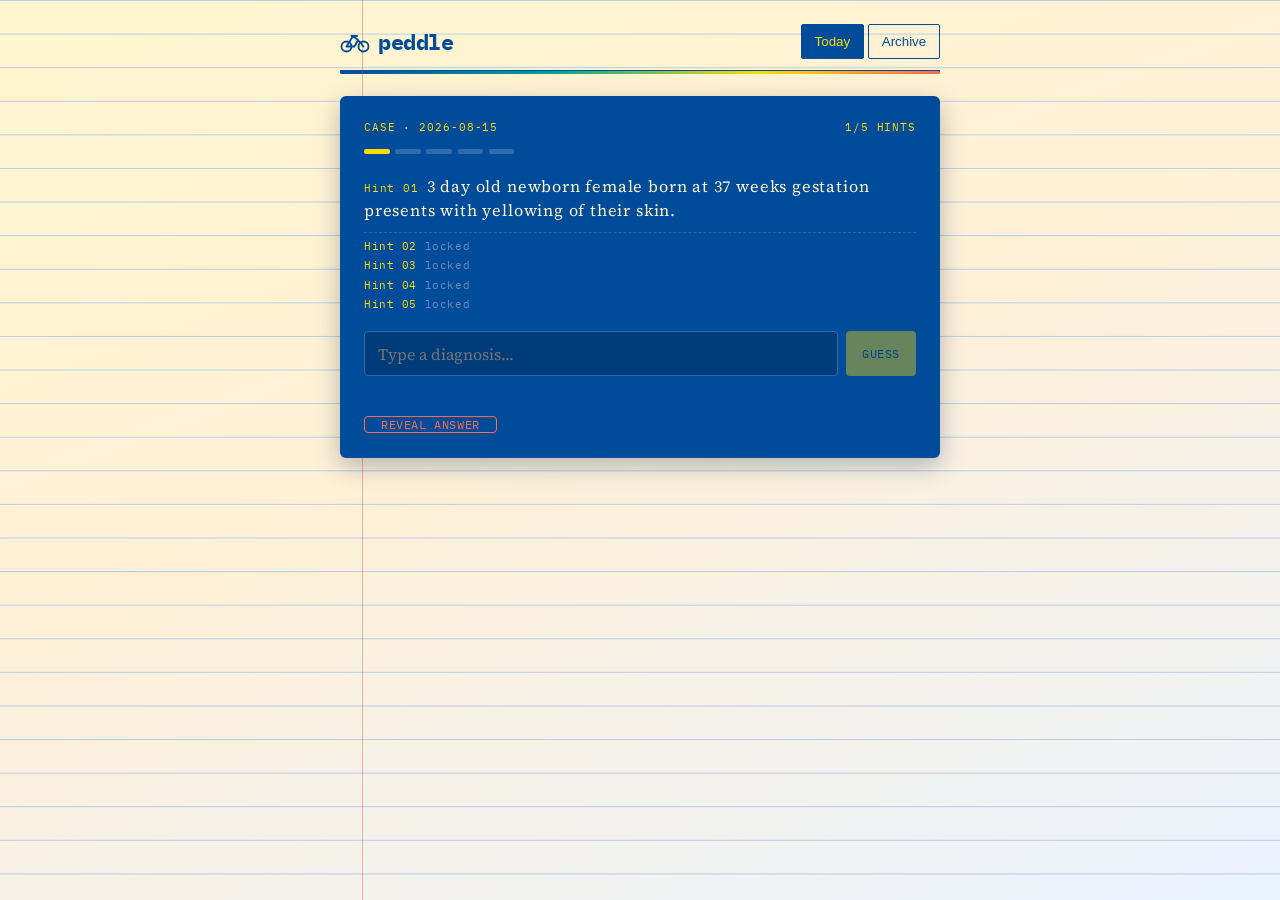
<file: Peddle/index.html>
<!DOCTYPE html>
<html lang="en">
<head>
<meta charset="UTF-8" />
<meta name="viewport" content="width=device-width, initial-scale=1.0" />
<title>Peddle — daily diagnosis</title>
<link rel="manifest" href="manifest.json">
<link rel="icon" href="icon.svg" type="image/svg+xml">
<link rel="apple-touch-icon" href="icon.svg">
<meta name="theme-color" content="#004C9B">
<link rel="preconnect" href="https://fonts.googleapis.com">
<link href="https://fonts.googleapis.com/css2?family=IBM+Plex+Mono:wght@400;500;700&family=Source+Serif+4:opsz,wght@8..60,400;8..60,600&display=swap" rel="stylesheet">
<link rel="stylesheet" href="style.css" />
</head>
<body>
  <div class="wrap">
    <header class="top">
      <div class="logo">
        <svg width="30" height="22" viewBox="0 0 30 22" fill="none" xmlns="http://www.w3.org/2000/svg" aria-hidden="true">
          <circle cx="6.5" cy="15.5" r="5" stroke="#004C9B" stroke-width="1.8"/>
          <circle cx="23.5" cy="15.5" r="5" stroke="#004C9B" stroke-width="1.8"/>
          <path d="M6.5 15.5L13 5H17M13 5L18 9M18 9L23.5 15.5M18 9L14.5 15.5H6.5" stroke="#004C9B" stroke-width="1.8" stroke-linejoin="round" stroke-linecap="round"/>
          <path d="M11.5 5H15" stroke="#004C9B" stroke-width="1.8" stroke-linecap="round"/>
        </svg>
        <h1>peddle</h1>
      </div>
      <nav class="tabs">
        <button data-view="today" class="active">Today</button>
        <button data-view="archive">Archive</button>
      </nav>
    </header>
    <div id="root"></div>
  </div>

  <script src="puzzles.js"></script>
  <script src="diagnoses.js"></script>
  <script src="app.js"></script>
</body>
</html>
</file>
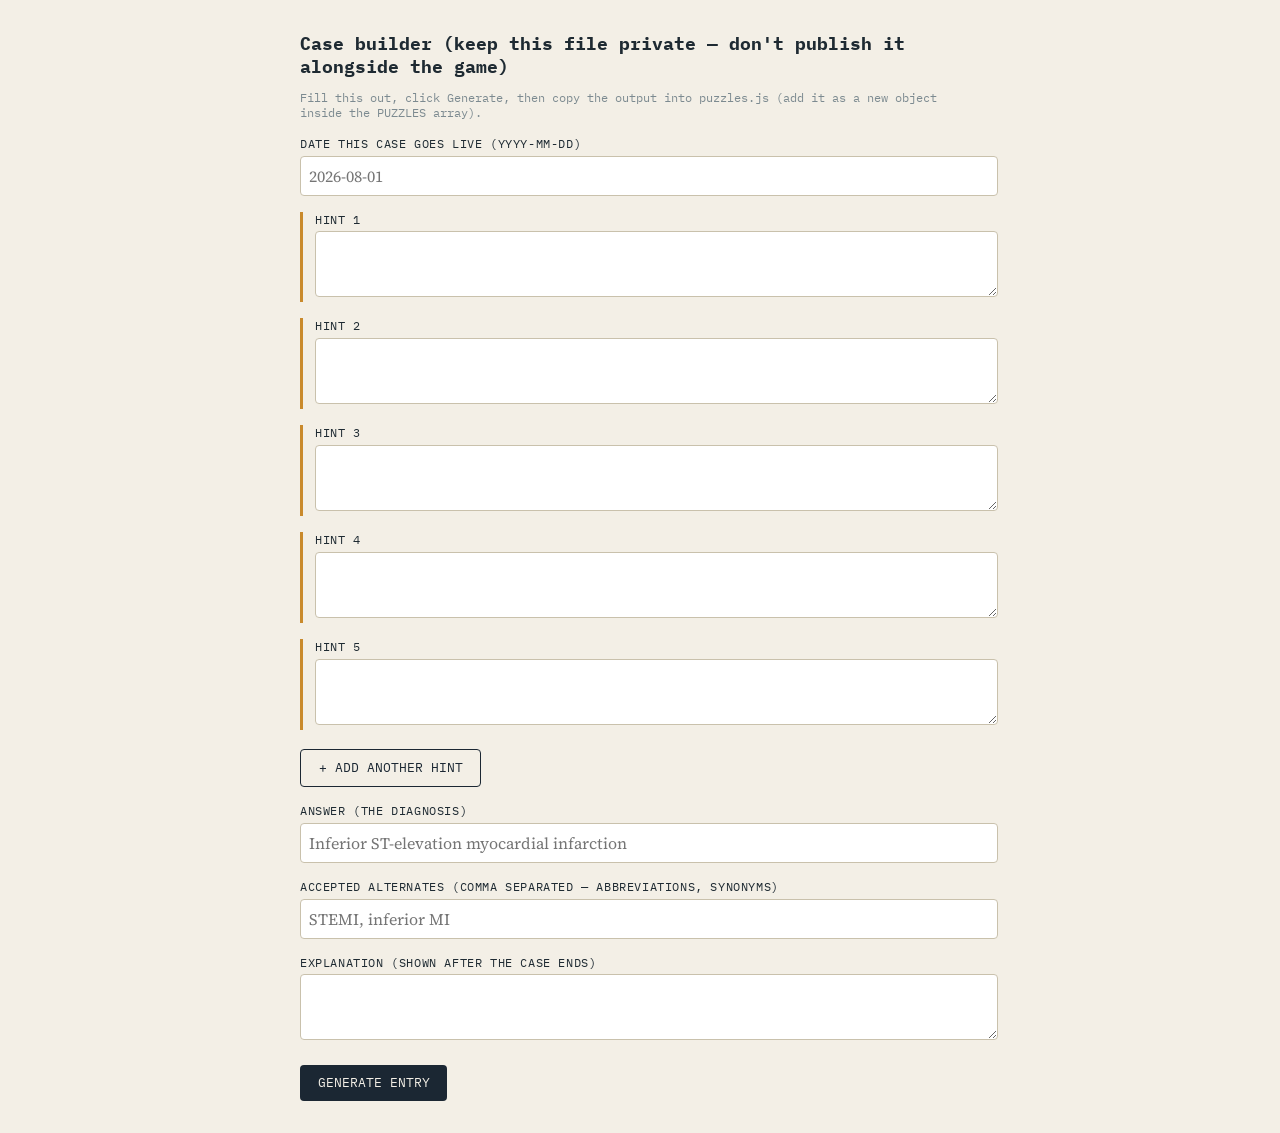
<file: Peddle/admin.html>
<!DOCTYPE html>
<html lang="en">
<head>
<meta charset="UTF-8" />
<title>Peddle — case builder (private)</title>
<link href="https://fonts.googleapis.com/css2?family=IBM+Plex+Mono:wght@400;500;700&family=Source+Serif+4&display=swap" rel="stylesheet">
<style>
  body { font-family: "Source Serif 4", Georgia, serif; background:#F3EFE6; color:#1E2A32; max-width:680px; margin:2rem auto; padding:0 1rem; }
  h1 { font-family:"IBM Plex Mono",monospace; font-size:1.1rem; }
  label { display:block; font-family:"IBM Plex Mono",monospace; font-size:0.75rem; text-transform:uppercase; letter-spacing:0.05em; margin:1rem 0 0.3rem; }
  input, textarea { width:100%; padding:0.5rem; font-family:"Source Serif 4",Georgia,serif; font-size:1rem; border:1px solid #C9C1AC; border-radius:4px; background:#fff; }
  textarea { min-height:3rem; resize:vertical; }
  .hint-block { border-left:3px solid #C98A2C; padding-left:0.75rem; margin-top:0.5rem; }
  button { margin-top:1.2rem; font-family:"IBM Plex Mono",monospace; text-transform:uppercase; font-size:0.8rem; background:#1B2733; color:#F3EFE6; border:none; padding:0.6rem 1.1rem; border-radius:4px; cursor:pointer; }
  #output { margin-top:1.5rem; white-space:pre-wrap; background:#1B2733; color:#EDEAE0; padding:1rem; border-radius:6px; font-family:"IBM Plex Mono",monospace; font-size:0.8rem; }
  .note { font-family:"IBM Plex Mono",monospace; font-size:0.75rem; color:#7C8A90; margin-top:0.5rem; }
</style>
</head>
<body>
  <h1>Case builder (keep this file private — don't publish it alongside the game)</h1>
  <p class="note">Fill this out, click Generate, then copy the output into puzzles.js (add it as a new object inside the PUZZLES array).</p>

  <label>Date this case goes live (YYYY-MM-DD)</label>
  <input id="date" placeholder="2026-08-01" />

  <div id="hints">
    <div class="hint-block"><label>Hint 1</label><textarea class="hint"></textarea></div>
    <div class="hint-block"><label>Hint 2</label><textarea class="hint"></textarea></div>
    <div class="hint-block"><label>Hint 3</label><textarea class="hint"></textarea></div>
    <div class="hint-block"><label>Hint 4</label><textarea class="hint"></textarea></div>
    <div class="hint-block"><label>Hint 5</label><textarea class="hint"></textarea></div>
  </div>
  <button id="addHint" type="button" style="background:none;color:#1B2733;border:1px solid #1B2733;">+ Add another hint</button>

  <label>Answer (the diagnosis)</label>
  <input id="answer" placeholder="Inferior ST-elevation myocardial infarction" />

  <label>Accepted alternates (comma separated — abbreviations, synonyms)</label>
  <input id="accepted" placeholder="STEMI, inferior MI" />

  <label>Explanation (shown after the case ends)</label>
  <textarea id="explanation"></textarea>

  <br/>
  <button id="generate" type="button">Generate entry</button>

  <div id="output" style="display:none;"></div>

  <script>
    document.getElementById("addHint").addEventListener("click", () => {
      const container = document.getElementById("hints");
      const n = container.children.length + 1;
      const div = document.createElement("div");
      div.className = "hint-block";
      div.innerHTML = `<label>Hint ${n}</label><textarea class="hint"></textarea>`;
      container.appendChild(div);
    });

    function jsString(s) {
      return JSON.stringify(s || "");
    }

    document.getElementById("generate").addEventListener("click", () => {
      const date = document.getElementById("date").value.trim();
      const hints = [...document.querySelectorAll(".hint")].map(t => t.value.trim()).filter(Boolean);
      const answer = document.getElementById("answer").value.trim();
      const accepted = document.getElementById("accepted").value.split(",").map(s => s.trim()).filter(Boolean);
      const explanation = document.getElementById("explanation").value.trim();

      if (!date || !hints.length || !answer) {
        alert("Date, at least one hint, and an answer are required.");
        return;
      }

      const entry = `  {
    id: ${jsString(date)},
    date: ${jsString(date)},
    hints: [
${hints.map(h => "      " + jsString(h)).join(",\n")}
    ],
    answer: ${jsString(answer)},
    accepted: [${accepted.map(jsString).join(", ")}],
    explanation: ${jsString(explanation)}
  },`;

      const out = document.getElementById("output");
      out.style.display = "block";
      out.textContent = entry;
    });
  </script>
</body>
</html>
</file>
<file: Peddle/style.css>
:root {
  --paper: #FFF6CE;
  --paper-line: #B9CCE8;
  --margin-line: #C0392B;
  --ink: #002D5C;
  --blue: #004C9B;
  --blue-deep: #003569;
  --blue-input: #003B7A;
  --gold: #FFDC00;
  --teal: #00A19A;
  --coral: #FF6B4A;
  --correct: #2E8B63;
  --incorrect: #C0392B;
  --muted: #7C96BE;
  --cream: #FFF6CE;
  font-size: 16px;
}

* { box-sizing: border-box; -webkit-tap-highlight-color: transparent; }

html, body {
  margin: 0;
  padding: 0;
  background:
    linear-gradient(var(--paper-line) 1px, transparent 1px),
    linear-gradient(160deg, #FFF6CE 0%, #FFF0D6 45%, #EAF3FF 100%);
  background-size: 100% 2.1rem, 100% 100%;
  background-attachment: fixed, fixed;
  color: var(--ink);
  font-family: "Source Serif 4", Georgia, "Times New Roman", serif;
  min-height: 100vh;
}

body { display: flex; flex-direction: column; align-items: center; position: relative; }

/* legal-pad margin rule */
body::before {
  content: "";
  position: fixed;
  top: 0;
  bottom: 0;
  left: calc(50% - 320px + 2.6rem);
  width: 1px;
  background: var(--margin-line);
  opacity: 0.35;
  z-index: 0;
}

.wrap {
  width: 100%;
  max-width: 640px;
  padding: 1.5rem 1.25rem 4rem;
  position: relative;
  z-index: 1;
}

/* header */
header.top {
  display: flex;
  align-items: center;
  justify-content: space-between;
  flex-wrap: wrap;
  gap: 0.6rem;
  margin-bottom: 1.5rem;
  padding-bottom: 0.7rem;
  border-bottom: 2px solid var(--blue);
  position: relative;
}
header.top::after {
  content: "";
  position: absolute;
  left: 0; right: 0; bottom: -4px;
  height: 3px;
  background: linear-gradient(90deg, var(--blue) 0%, var(--teal) 35%, var(--gold) 70%, var(--coral) 100%);
  border-radius: 2px;
}

.logo {
  display: flex;
  align-items: center;
  gap: 0.5rem;
}
.logo svg { flex-shrink: 0; }
.logo h1 {
  font-family: "IBM Plex Mono", "Courier New", monospace;
  font-size: 1.35rem;
  letter-spacing: -0.02em;
  margin: 0;
  font-weight: 700;
  color: var(--blue);
}

nav.tabs {
  display: flex;
  gap: 0.25rem;
  font-family: "IBM Plex Mono", monospace;
  font-size: 0.75rem;
  text-transform: uppercase;
  letter-spacing: 0.06em;
}
nav.tabs button {
  background: none;
  border: 1px solid var(--blue);
  color: var(--blue);
  padding: 0.4rem 0.8rem;
  min-height: 2.2rem;
  cursor: pointer;
  border-radius: 2px;
  transition: background 0.15s, color 0.15s, border-color 0.15s;
}
nav.tabs button:hover:not(.active) { border-color: var(--teal); color: var(--teal); }
nav.tabs button.active { background: var(--blue); color: var(--gold); }

/* case card */
.case-card {
  background: var(--blue);
  color: var(--cream);
  border-radius: 6px;
  padding: 1.5rem;
  box-shadow: 0 8px 24px rgba(0, 45, 92, 0.3);
}

.case-meta {
  font-family: "IBM Plex Mono", monospace;
  font-size: 0.7rem;
  letter-spacing: 0.08em;
  text-transform: uppercase;
  color: var(--gold);
  display: flex;
  justify-content: space-between;
  margin-bottom: 0.9rem;
}

.hint-pips {
  display: flex;
  gap: 0.35rem;
  margin-bottom: 1.2rem;
}
.pip {
  width: 1.6rem;
  height: 0.35rem;
  border-radius: 2px;
  background: rgba(255,255,255,0.18);
}
.pip.revealed { background: var(--gold); }
.pip.correct-pip { background: var(--correct); }
.pip.wrong-pip { background: var(--incorrect); }

.hint-list { list-style: none; margin: 0 0 1.25rem; padding: 0; }
.hint-list li {
  font-family: "IBM Plex Mono", monospace;
  font-size: 0.68rem;
  color: #6E8AB8;
  letter-spacing: 0.05em;
  margin-bottom: 0.35rem;
}
.hint-list li .num { color: var(--gold); margin-right: 0.5rem; }
.hint-list li.shown {
  font-family: "Source Serif 4", Georgia, serif;
  font-size: 1.02rem;
  color: var(--cream);
  line-height: 1.5;
  padding-bottom: 0.6rem;
  border-bottom: 1px dashed rgba(255,255,255,0.15);
}
.hint-list li.shown .num {
  font-family: "IBM Plex Mono", monospace;
  font-size: 0.68rem;
  vertical-align: middle;
}

.guess-row { position: relative; }
.guess-form { display: flex; gap: 0.5rem; }
.input-hint {
  font-family: "IBM Plex Mono", monospace;
  font-size: 0.7rem;
  color: var(--gold);
  margin-top: 0.4rem;
  min-height: 1em;
}
input[type="text"].guess-input {
  flex: 1;
  background: var(--blue-input);
  border: 1px solid #2E6BAE;
  color: var(--cream);
  font-family: "Source Serif 4", Georgia, serif;
  font-size: 1rem;
  padding: 0.65rem 0.8rem;
  border-radius: 4px;
}
input[type="text"].guess-input:focus {
  outline: none;
  border-color: var(--gold);
  box-shadow: 0 0 0 2px rgba(255, 220, 0, 0.4);
}
button.submit-guess, button.give-up {
  font-family: "IBM Plex Mono", monospace;
  font-size: 0.75rem;
  text-transform: uppercase;
  letter-spacing: 0.05em;
  border: none;
  border-radius: 4px;
  padding: 0 1rem;
  cursor: pointer;
}
button.submit-guess { background: var(--gold); color: var(--blue-deep); }
button.submit-guess:disabled { opacity: 0.4; cursor: default; }
button.give-up {
  background: none;
  color: var(--coral);
  border: 1px solid var(--coral);
  margin-top: 0.6rem;
}
button.give-up:hover { background: rgba(255,107,74,0.12); }

.suggestions {
  position: absolute;
  top: calc(100% + 4px);
  left: 0;
  right: 4.5rem;
  background: var(--blue-input);
  border: 1px solid #2E6BAE;
  border-radius: 4px;
  max-height: 220px;
  overflow-y: auto;
  z-index: 5;
}
.suggestions div {
  padding: 0.5rem 0.75rem;
  font-size: 0.92rem;
  cursor: pointer;
  color: var(--cream);
}
.suggestions div mark {
  background: none;
  color: var(--gold);
  font-weight: 700;
}
.suggestions div:hover, .suggestions div.active { background: var(--blue-deep); color: var(--gold); }

.guess-history {
  display: flex;
  flex-wrap: wrap;
  gap: 0.4rem;
  margin: 0.8rem 0 0;
}
.chip {
  font-family: "IBM Plex Mono", monospace;
  font-size: 0.7rem;
  color: #FFD9D2;
  background: rgba(192,57,43,0.25);
  border: 1px solid rgba(192,57,43,0.5);
  padding: 0.2rem 0.5rem;
  border-radius: 3px;
}

.result-panel {
  margin-top: 1.2rem;
  padding-top: 1.1rem;
  border-top: 1px solid rgba(255,255,255,0.18);
}
.result-panel .verdict {
  font-family: "IBM Plex Mono", monospace;
  font-size: 0.85rem;
  text-transform: uppercase;
  letter-spacing: 0.06em;
  margin-bottom: 0.4rem;
}
.result-panel .verdict.win { color: var(--gold); }
.result-panel .verdict.lose { color: #FF8A7A; }
.result-panel .answer {
  font-size: 1.3rem;
  font-weight: 600;
  margin-bottom: 0.5rem;
  color: var(--cream);
}
.result-panel .explanation {
  color: #CBD9EF;
  font-size: 0.95rem;
  line-height: 1.5;
  margin-bottom: 1rem;
}
.share-btn {
  font-family: "IBM Plex Mono", monospace;
  font-size: 0.78rem;
  text-transform: uppercase;
  letter-spacing: 0.05em;
  background: var(--gold);
  color: var(--blue-deep);
  border: none;
  border-radius: 4px;
  padding: 0.55rem 1rem;
  cursor: pointer;
}
.toast {
  display: inline-block;
  margin-left: 0.6rem;
  font-family: "IBM Plex Mono", monospace;
  font-size: 0.75rem;
  color: var(--gold);
}

/* archive */
.archive-list { list-style: none; margin: 0; padding: 0; }
.archive-list li {
  display: flex;
  align-items: center;
  justify-content: space-between;
  gap: 0.75rem;
  padding: 0.85rem 0;
  border-bottom: 1px solid var(--paper-line);
  cursor: pointer;
}
.archive-list li:hover .archive-answer { color: var(--blue); text-decoration: underline; }
.archive-date {
  font-family: "IBM Plex Mono", monospace;
  font-size: 0.75rem;
  color: var(--muted);
  min-width: 6.5rem;
}
.archive-answer { flex: 1; }
.archive-status {
  font-family: "IBM Plex Mono", monospace;
  font-size: 0.7rem;
  text-transform: uppercase;
  padding: 0.2rem 0.5rem;
  border-radius: 3px;
}
.archive-status.solved { background: rgba(46,139,99,0.15); color: var(--correct); }
.archive-status.failed { background: rgba(192,57,43,0.15); color: var(--incorrect); }
.archive-status.unplayed { background: rgba(0,161,154,0.15); color: var(--teal); }

.back-link {
  display: inline-block;
  margin-bottom: 1rem;
  font-family: "IBM Plex Mono", monospace;
  font-size: 0.75rem;
  color: var(--blue);
  cursor: pointer;
  text-decoration: underline;
  transition: color 0.15s;
}
.back-link:hover { color: var(--teal); }

.empty-state {
  font-family: "IBM Plex Mono", monospace;
  font-size: 0.85rem;
  color: var(--muted);
  padding: 2rem 0;
  text-align: center;
}

/* ---------------- responsive / mobile ---------------- */

button, input, .archive-list li, .suggestions div {
  touch-action: manipulation;
}

@media (max-width: 600px) {
  .wrap { padding: 1rem 0.85rem 3rem; }
  header.top { margin-bottom: 1.1rem; }
  .logo h1 { font-size: 1.15rem; }
  .logo svg { width: 26px; height: 19px; }
  nav.tabs button { font-size: 0.7rem; padding: 0.45rem 0.7rem; }

  .case-card { padding: 1.1rem; }
  .case-meta { font-size: 0.65rem; }
  .hint-list li.shown { font-size: 0.95rem; }

  .guess-form { flex-wrap: wrap; }
  .guess-form input.guess-input { flex-basis: 100%; }
  .guess-form button.submit-guess {
    flex: 1 1 100%;
    min-height: 2.75rem;
    margin-top: 0.1rem;
  }
  .suggestions { right: 0; }

  .share-btn, button.give-up { width: 100%; min-height: 2.6rem; }

  .archive-list li { flex-wrap: wrap; row-gap: 0.3rem; }
  .archive-answer { flex-basis: 100%; order: 3; }

  body::before { display: none; }
}

@media (max-width: 360px) {
  .logo h1 { font-size: 1rem; }
  nav.tabs button { padding: 0.4rem 0.55rem; }
}
</file>
